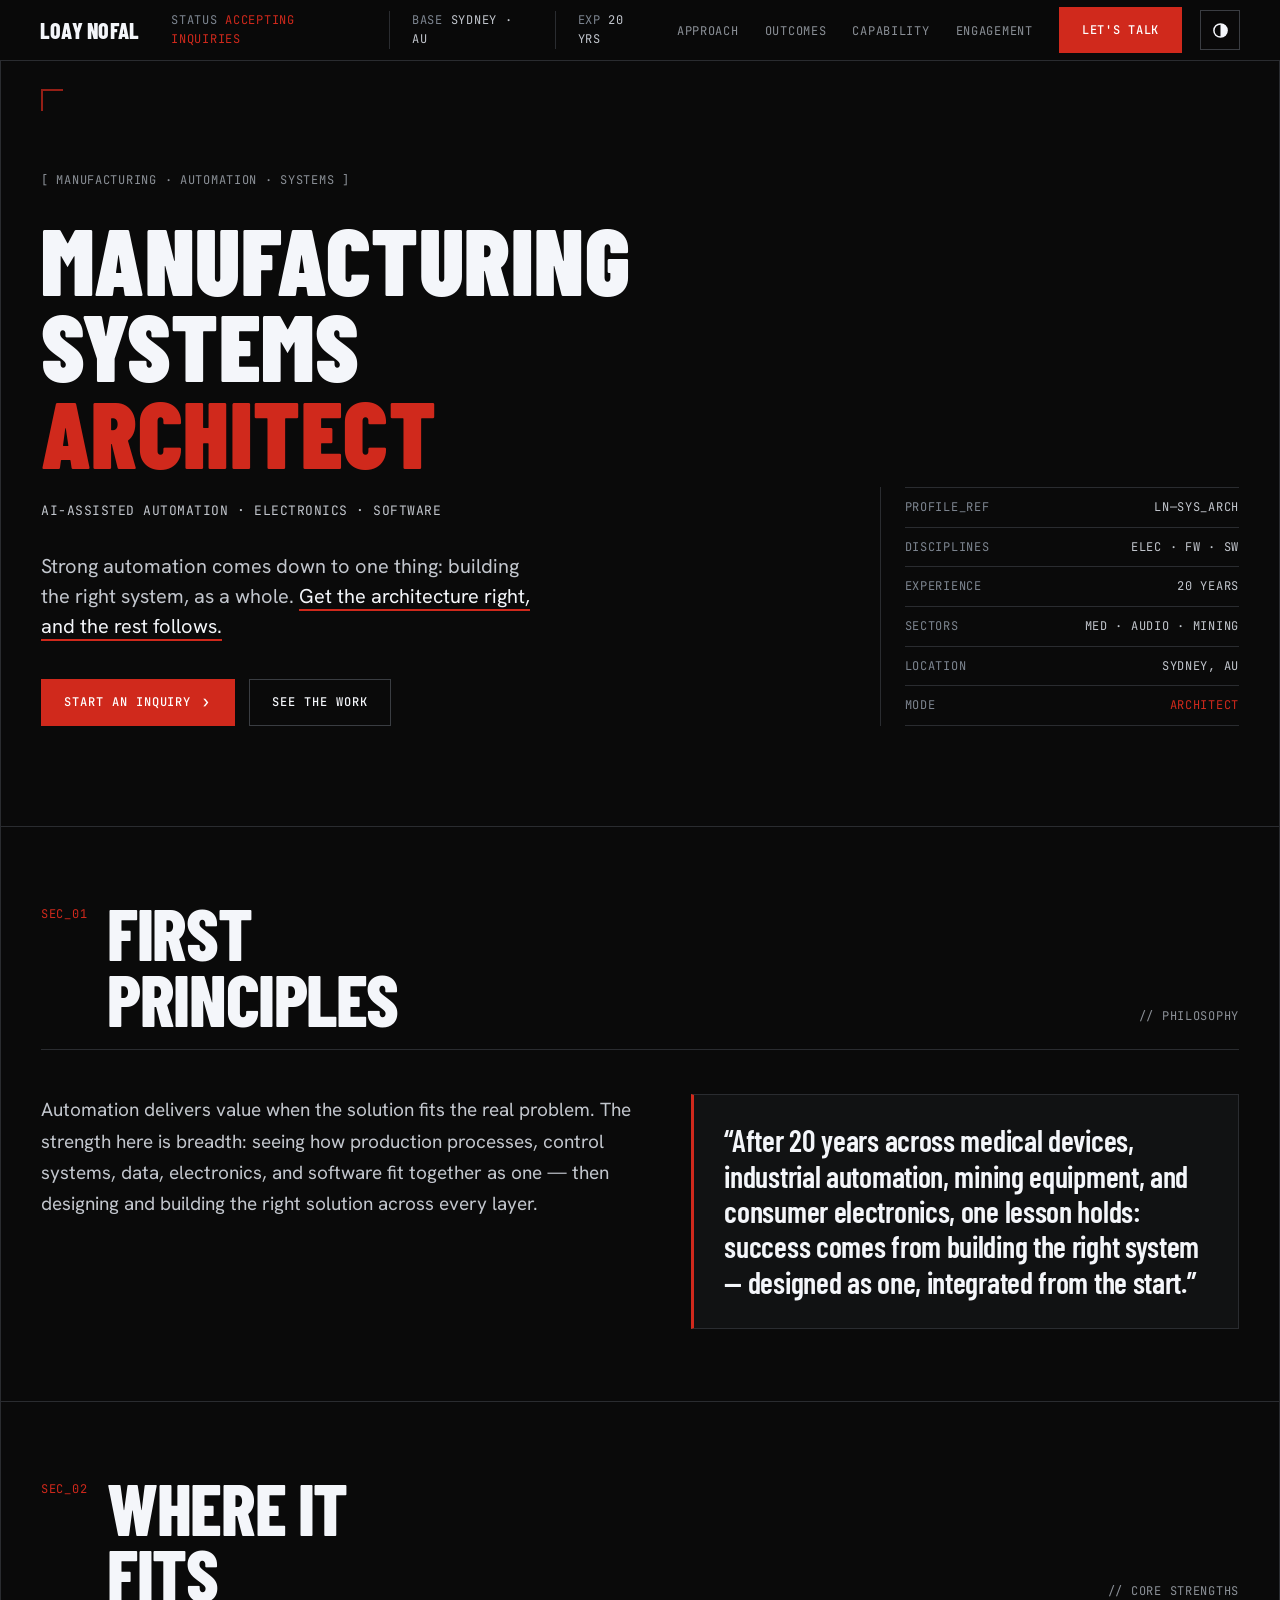
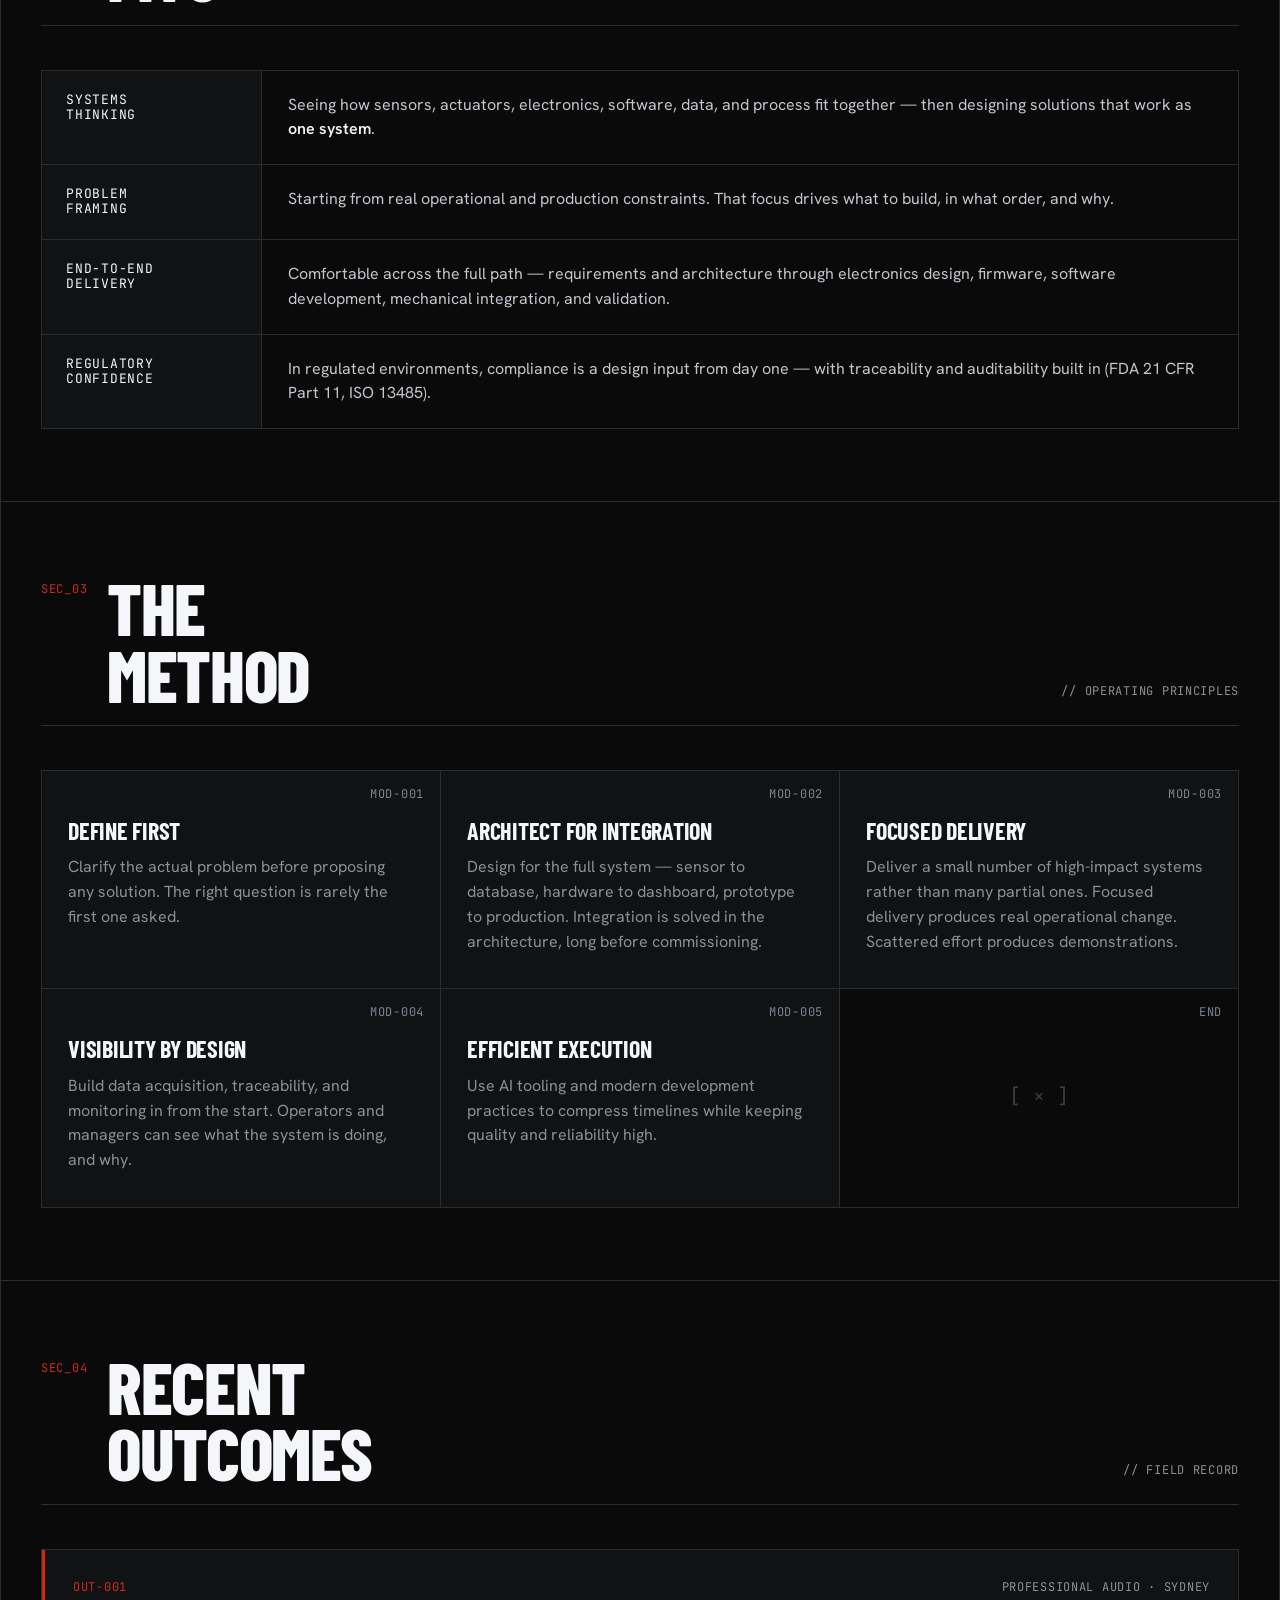
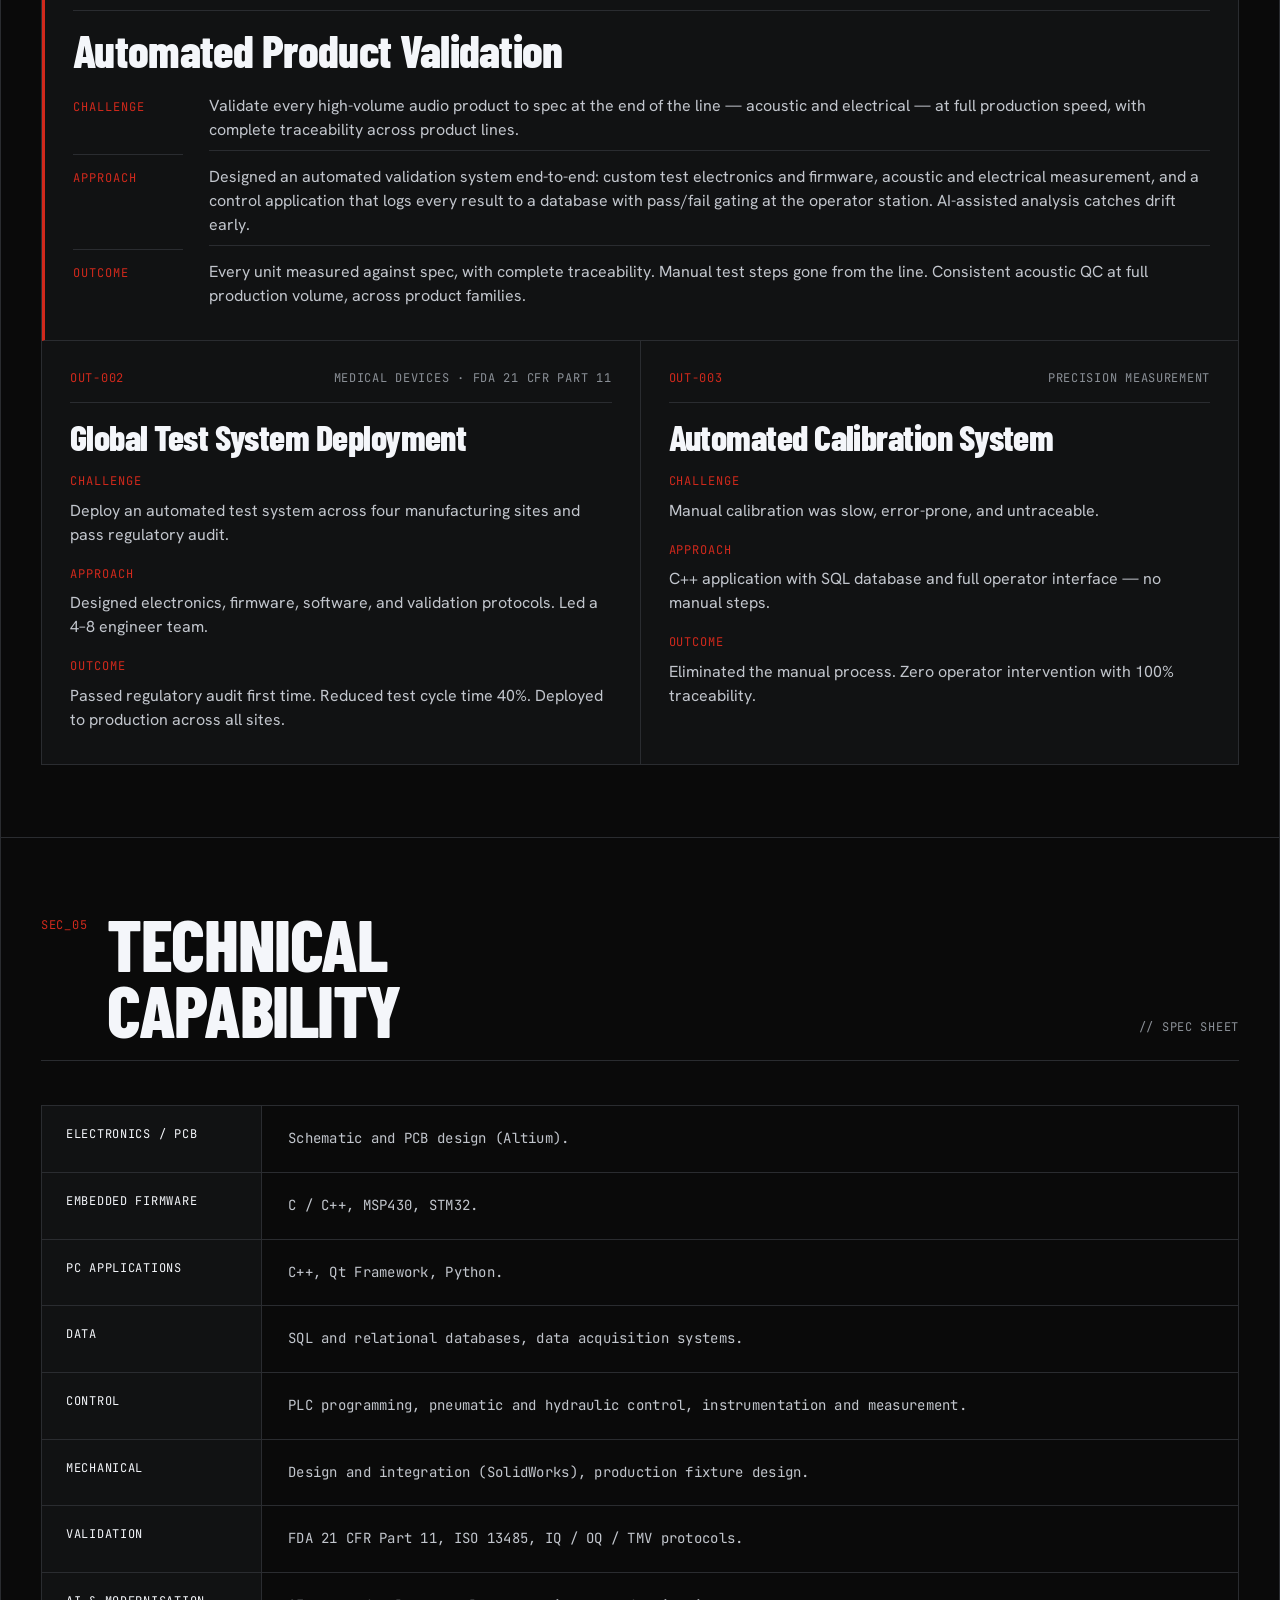
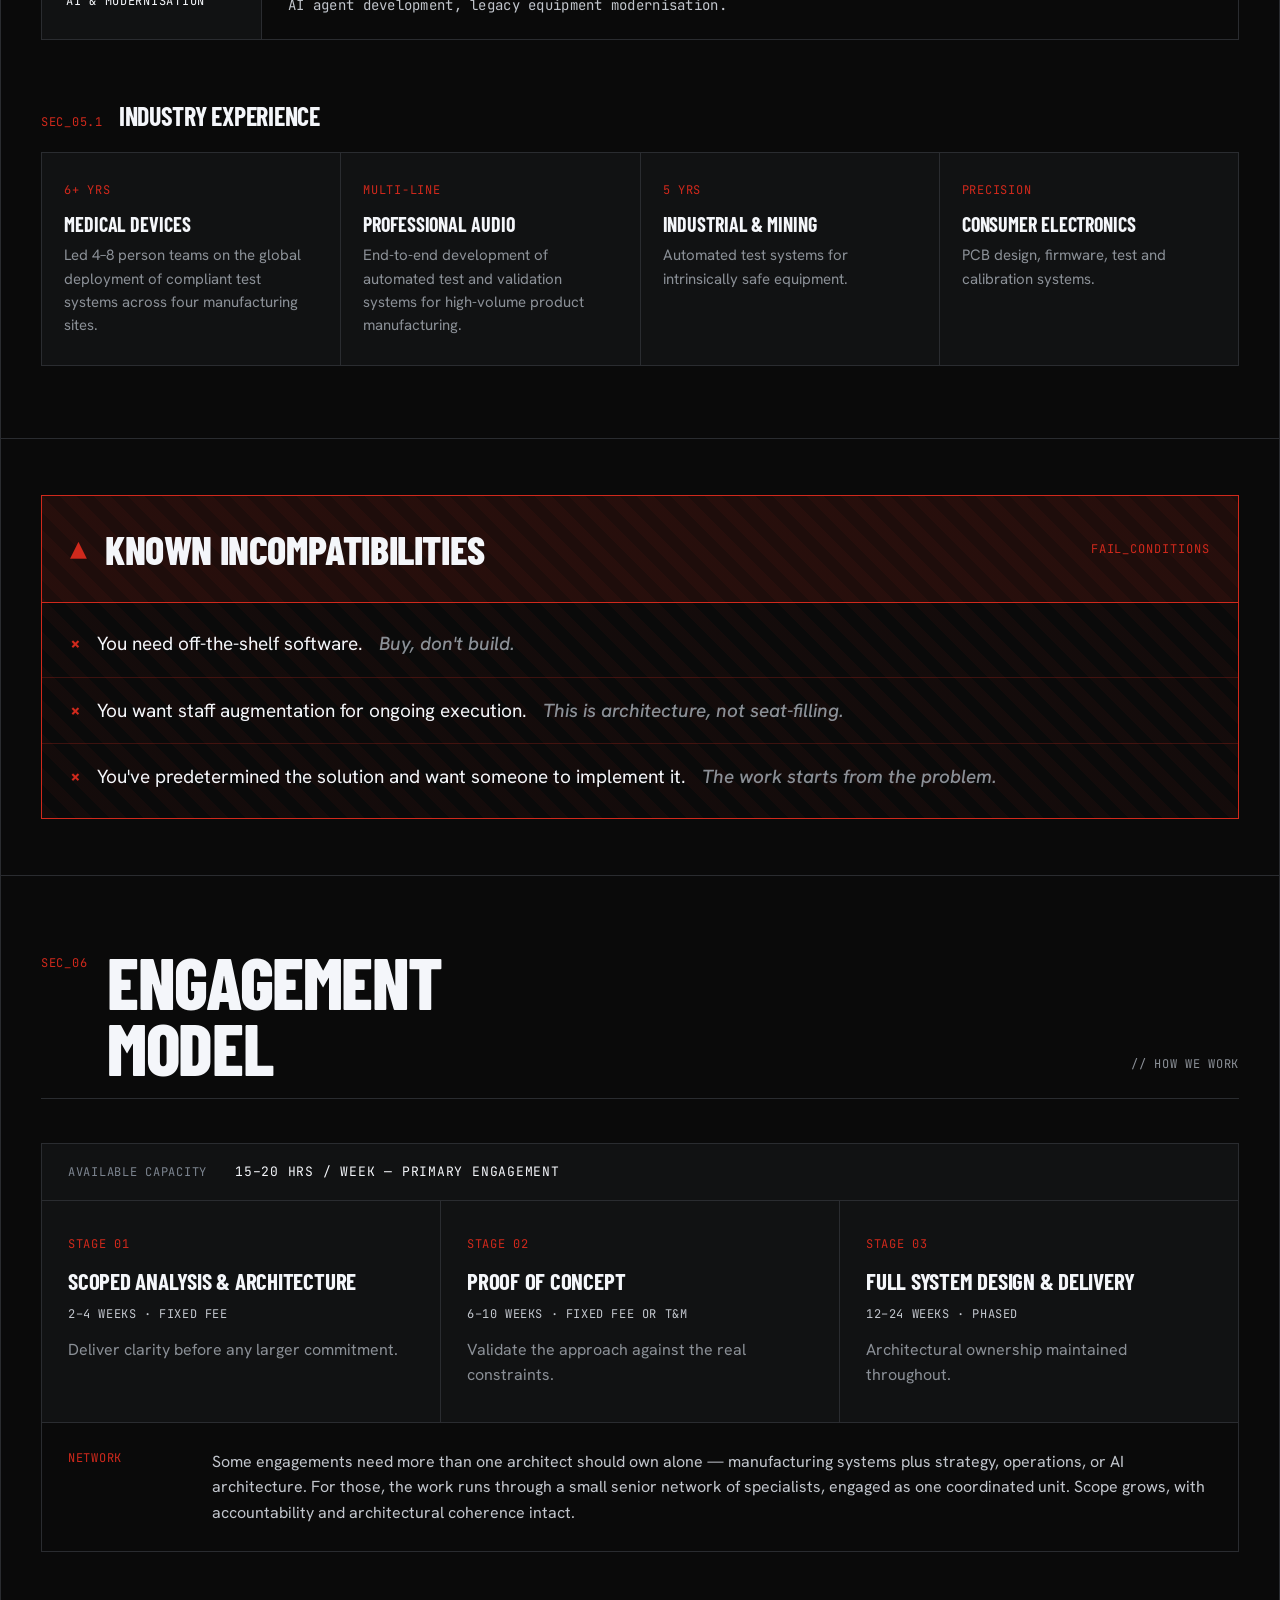
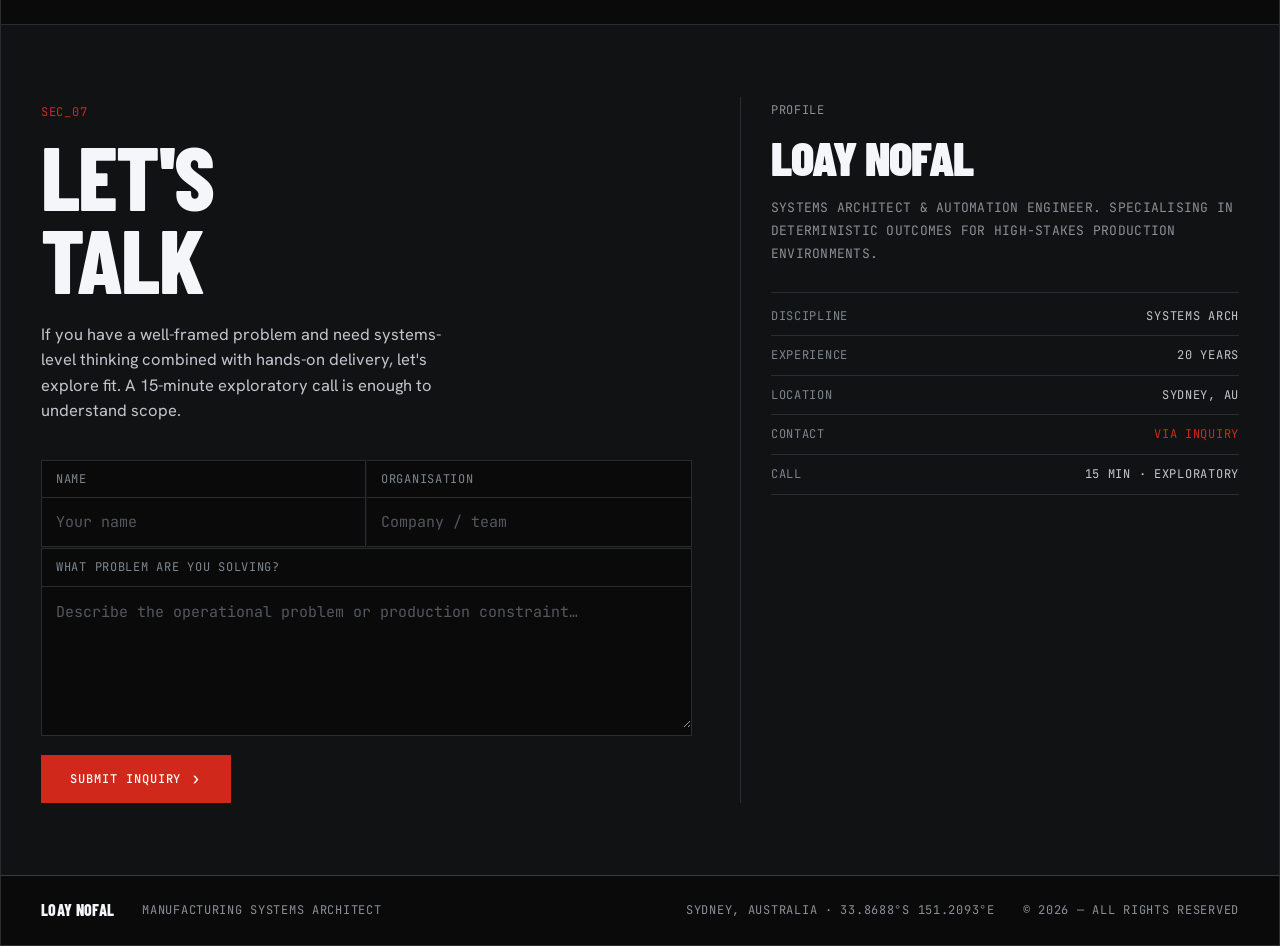
<file: index.html>
<!DOCTYPE html>
<html lang="en">
<head>
  <meta charset="UTF-8" />
  <meta name="viewport" content="width=device-width, initial-scale=1.0" />
  <title>Loay Nofal — Manufacturing Systems Architect</title>
  <meta name="description" content="Manufacturing Systems Architect. AI-assisted automation, electronics, and software. Systems-level thinking with hands-on, end-to-end delivery for high-stakes production environments." />

  <meta name="theme-color" content="#0a0a0a" />
  <link rel="canonical" href="https://sudipc07.github.io/loay/" />

  <!-- Open Graph -->
  <meta property="og:type" content="website" />
  <meta property="og:site_name" content="Loay Nofal" />
  <meta property="og:url" content="https://sudipc07.github.io/loay/" />
  <meta property="og:title" content="Loay Nofal — Manufacturing Systems Architect" />
  <meta property="og:description" content="Systems-level thinking with hands-on, end-to-end delivery. 20 years across medical devices, professional audio, industrial, and consumer electronics — AI-assisted automation, electronics, and software." />
  <meta property="og:image" content="https://sudipc07.github.io/loay/assets/og-image.png" />
  <meta property="og:image:secure_url" content="https://sudipc07.github.io/loay/assets/og-image.png" />
  <meta property="og:image:type" content="image/png" />
  <meta property="og:image:width" content="1200" />
  <meta property="og:image:height" content="630" />
  <meta property="og:image:alt" content="Loay Nofal — Manufacturing Systems Architect" />
  <meta property="og:locale" content="en_AU" />

  <!-- Twitter -->
  <meta name="twitter:card" content="summary_large_image" />
  <meta name="twitter:title" content="Loay Nofal — Manufacturing Systems Architect" />
  <meta name="twitter:description" content="Systems-level thinking with hands-on delivery. Automation that fits the real problem." />
  <meta name="twitter:image" content="https://sudipc07.github.io/loay/assets/og-image.png" />
  <meta name="twitter:image:alt" content="Loay Nofal — Manufacturing Systems Architect" />

  <!-- Fonts -->
  <link rel="preconnect" href="https://fonts.googleapis.com" />
  <link rel="preconnect" href="https://fonts.gstatic.com" crossorigin />
  <link href="https://fonts.googleapis.com/css2?family=Barlow+Condensed:wght@600;700;800;900&family=Hanken+Grotesk:wght@400;500;600;700&family=JetBrains+Mono:wght@400;500;700&display=swap" rel="stylesheet" />

  <!-- Apply saved theme before paint to avoid a flash -->
  <script>
    (function () {
      try {
        var t = localStorage.getItem("theme");
        if (t === "light" || t === "dark") document.documentElement.setAttribute("data-theme", t);
      } catch (e) {}
    })();
  </script>
  <link rel="stylesheet" href="css/main.css" />
  <link rel="icon" href="data:image/svg+xml,&lt;svg xmlns='http://www.w3.org/2000/svg' viewBox='0 0 32 32'&gt;&lt;rect width='32' height='32' fill='%230a0a0a'/&gt;&lt;rect x='6' y='6' width='20' height='20' fill='none' stroke='%23d0291c' stroke-width='2'/&gt;&lt;rect x='13' y='13' width='6' height='6' fill='%23d0291c'/&gt;&lt;/svg&gt;" />
</head>
<body>
  <a class="skip-link" href="#main">Skip to content</a>

  <!-- ================= HEADER ================= -->
  <header class="site-header" id="top">
    <div class="header-inner">
      <a href="#top" class="wordmark">LOAY&nbsp;NOFAL</a>
      <div class="header-telemetry" aria-hidden="true">
        <span class="tlm"><span class="tlm-key">STATUS</span> <span class="tlm-val red">ACCEPTING INQUIRIES</span></span>
        <span class="tlm sep"><span class="tlm-key">BASE</span> <span class="tlm-val">SYDNEY · AU</span></span>
        <span class="tlm sep"><span class="tlm-key">EXP</span> <span class="tlm-val">20 YRS</span></span>
      </div>
      <nav class="header-nav" aria-label="Primary">
        <button class="nav-toggle" aria-expanded="false" aria-controls="nav-links" aria-label="Toggle navigation">
          <span></span><span></span><span></span>
        </button>
        <ul class="nav-links" id="nav-links">
          <li><a href="#approach">APPROACH</a></li>
          <li><a href="#outcomes">OUTCOMES</a></li>
          <li><a href="#capability">CAPABILITY</a></li>
          <li><a href="#engagement">ENGAGEMENT</a></li>
          <li><a class="btn btn-primary nav-cta" href="#contact">LET'S TALK</a></li>
        </ul>
        <button class="theme-toggle" id="theme-toggle" type="button" aria-label="Switch color theme" aria-pressed="false" title="Switch color theme">
          <svg viewBox="0 0 18 18" width="17" height="17" aria-hidden="true">
            <circle cx="9" cy="9" r="7" fill="none" stroke="currentColor" stroke-width="1.6" />
            <path d="M9 2 A7 7 0 0 1 9 16 Z" fill="currentColor" />
          </svg>
        </button>
      </nav>
    </div>
  </header>

  <main id="main">

    <!-- ================= HERO ================= -->
    <section class="hero" aria-labelledby="hero-title">
      <div class="hero-grid">
        <div class="hero-main">
          <p class="eyebrow">[ MANUFACTURING&nbsp;·&nbsp;AUTOMATION&nbsp;·&nbsp;SYSTEMS ]</p>
          <h1 id="hero-title" class="display">
            MANUFACTURING<br />SYSTEMS<br /><span class="red">ARCHITECT</span>
          </h1>
          <p class="hero-sub">AI-Assisted Automation · Electronics · Software</p>
          <p class="hero-hook">
            Strong automation comes down to one thing: building the right system,
            as a whole. <span class="hl">Get the architecture right, and the rest follows.</span>
          </p>
          <div class="hero-cta">
            <a class="btn btn-primary" href="#contact">START AN INQUIRY <span class="arr">&rsaquo;</span></a>
            <a class="btn btn-ghost" href="#outcomes">SEE THE WORK</a>
          </div>
        </div>

        <aside class="hero-side" aria-label="Profile reference">
          <div class="spec-line"><span class="spec-k">PROFILE_REF</span><span class="spec-v">LN—SYS_ARCH</span></div>
          <div class="spec-line"><span class="spec-k">DISCIPLINES</span><span class="spec-v">ELEC · FW · SW</span></div>
          <div class="spec-line"><span class="spec-k">EXPERIENCE</span><span class="spec-v">20 YEARS</span></div>
          <div class="spec-line"><span class="spec-k">SECTORS</span><span class="spec-v">MED · AUDIO · MINING</span></div>
          <div class="spec-line"><span class="spec-k">LOCATION</span><span class="spec-v">SYDNEY, AU</span></div>
          <div class="spec-line"><span class="spec-k">MODE</span><span class="spec-v red">ARCHITECT</span></div>
        </aside>
      </div>
    </section>

    <!-- ================= APPROACH / FIRST PRINCIPLES ================= -->
    <section class="section" id="approach" aria-labelledby="approach-title">
      <div class="section-head">
        <span class="sec-index">SEC_01</span>
        <h2 class="section-title" id="approach-title">FIRST<br />PRINCIPLES</h2>
        <span class="sec-tag">// PHILOSOPHY</span>
      </div>
      <div class="approach-body">
        <p class="lead">
          Automation delivers value when the solution fits the real problem. The
          strength here is breadth: seeing how production processes, control
          systems, data, electronics, and software fit together as one — then
          designing and building the right solution across every layer.
        </p>
        <blockquote class="pullquote">
          “After 20 years across medical devices, industrial automation, mining
          equipment, and consumer electronics, one lesson holds: success comes
          from building the right system — designed as one, integrated from the
          start.”
        </blockquote>
      </div>
    </section>

    <!-- ================= WHERE IT FITS ================= -->
    <section class="section" id="fit" aria-labelledby="fit-title">
      <div class="section-head">
        <span class="sec-index">SEC_02</span>
        <h2 class="section-title" id="fit-title">WHERE IT<br />FITS</h2>
        <span class="sec-tag">// CORE STRENGTHS</span>
      </div>
      <div class="spec-sheet">
        <div class="spec-row">
          <div class="spec-row-k">SYSTEMS<br />THINKING</div>
          <div class="spec-row-v">Seeing how sensors, actuators, electronics, software, data, and process fit together — then designing solutions that work as <em>one system</em>.</div>
        </div>
        <div class="spec-row">
          <div class="spec-row-k">PROBLEM<br />FRAMING</div>
          <div class="spec-row-v">Starting from real operational and production constraints. That focus drives what to build, in what order, and why.</div>
        </div>
        <div class="spec-row">
          <div class="spec-row-k">END-TO-END<br />DELIVERY</div>
          <div class="spec-row-v">Comfortable across the full path — requirements and architecture through electronics design, firmware, software development, mechanical integration, and validation.</div>
        </div>
        <div class="spec-row">
          <div class="spec-row-k">REGULATORY<br />CONFIDENCE</div>
          <div class="spec-row-v">In regulated environments, compliance is a design input from day one — with traceability and auditability built in (FDA 21 CFR Part 11, ISO 13485).</div>
        </div>
      </div>
    </section>

    <!-- ================= THE METHOD ================= -->
    <section class="section" id="contribute" aria-labelledby="contribute-title">
      <div class="section-head">
        <span class="sec-index">SEC_03</span>
        <h2 class="section-title" id="contribute-title">THE<br />METHOD</h2>
        <span class="sec-tag">// OPERATING PRINCIPLES</span>
      </div>
      <div class="module-grid">
        <article class="module" tabindex="0">
          <span class="module-id">MOD-001</span>
          <h3 class="module-title">DEFINE FIRST</h3>
          <p>Clarify the actual problem before proposing any solution. The right question is rarely the first one asked.</p>
        </article>
        <article class="module" tabindex="0">
          <span class="module-id">MOD-002</span>
          <h3 class="module-title">ARCHITECT FOR INTEGRATION</h3>
          <p>Design for the full system — sensor to database, hardware to dashboard, prototype to production. Integration is solved in the architecture, long before commissioning.</p>
        </article>
        <article class="module" tabindex="0">
          <span class="module-id">MOD-003</span>
          <h3 class="module-title">FOCUSED DELIVERY</h3>
          <p>Deliver a small number of high-impact systems rather than many partial ones. Focused delivery produces real operational change. Scattered effort produces demonstrations.</p>
        </article>
        <article class="module" tabindex="0">
          <span class="module-id">MOD-004</span>
          <h3 class="module-title">VISIBILITY BY DESIGN</h3>
          <p>Build data acquisition, traceability, and monitoring in from the start. Operators and managers can see what the system is doing, and why.</p>
        </article>
        <article class="module" tabindex="0">
          <span class="module-id">MOD-005</span>
          <h3 class="module-title">EFFICIENT EXECUTION</h3>
          <p>Use AI tooling and modern development practices to compress timelines while keeping quality and reliability high.</p>
        </article>
        <div class="module module-ghost" aria-hidden="true">
          <span class="module-id">END</span>
          <div class="ghost-mark">[ × ]</div>
        </div>
      </div>
    </section>

    <!-- ================= RECENT OUTCOMES ================= -->
    <section class="section" id="outcomes" aria-labelledby="outcomes-title">
      <div class="section-head">
        <span class="sec-index">SEC_04</span>
        <h2 class="section-title" id="outcomes-title">RECENT<br />OUTCOMES</h2>
        <span class="sec-tag">// FIELD RECORD</span>
      </div>
      <div class="outcomes">
        <article class="outcome featured" tabindex="0">
          <header class="outcome-head">
            <span class="outcome-id">OUT-001</span>
            <span class="outcome-sector">PROFESSIONAL AUDIO · SYDNEY</span>
          </header>
          <h3 class="outcome-title">Automated Product Validation</h3>
          <dl class="outcome-cap">
            <dt>CHALLENGE</dt>
            <dd>Validate every high-volume audio product to spec at the end of the line — acoustic and electrical — at full production speed, with complete traceability across product lines.</dd>
            <dt>APPROACH</dt>
            <dd>Designed an automated validation system end-to-end: custom test electronics and firmware, acoustic and electrical measurement, and a control application that logs every result to a database with pass/fail gating at the operator station. AI-assisted analysis catches drift early.</dd>
            <dt>OUTCOME</dt>
            <dd>Every unit measured against spec, with complete traceability. Manual test steps gone from the line. Consistent acoustic QC at full production volume, across product families.</dd>
          </dl>
        </article>

        <article class="outcome" tabindex="0">
          <header class="outcome-head">
            <span class="outcome-id">OUT-002</span>
            <span class="outcome-sector">MEDICAL DEVICES · FDA 21 CFR PART 11</span>
          </header>
          <h3 class="outcome-title">Global Test System Deployment</h3>
          <dl class="outcome-cap">
            <dt>CHALLENGE</dt>
            <dd>Deploy an automated test system across four manufacturing sites and pass regulatory audit.</dd>
            <dt>APPROACH</dt>
            <dd>Designed electronics, firmware, software, and validation protocols. Led a 4–8 engineer team.</dd>
            <dt>OUTCOME</dt>
            <dd>Passed regulatory audit first time. Reduced test cycle time 40%. Deployed to production across all sites.</dd>
          </dl>
        </article>

        <article class="outcome" tabindex="0">
          <header class="outcome-head">
            <span class="outcome-id">OUT-003</span>
            <span class="outcome-sector">PRECISION MEASUREMENT</span>
          </header>
          <h3 class="outcome-title">Automated Calibration System</h3>
          <dl class="outcome-cap">
            <dt>CHALLENGE</dt>
            <dd>Manual calibration was slow, error-prone, and untraceable.</dd>
            <dt>APPROACH</dt>
            <dd>C++ application with SQL database and full operator interface — no manual steps.</dd>
            <dt>OUTCOME</dt>
            <dd>Eliminated the manual process. Zero operator intervention with 100% traceability.</dd>
          </dl>
        </article>
      </div>
    </section>

    <!-- ================= TECHNICAL CAPABILITY ================= -->
    <section class="section" id="capability" aria-labelledby="capability-title">
      <div class="section-head">
        <span class="sec-index">SEC_05</span>
        <h2 class="section-title" id="capability-title">TECHNICAL<br />CAPABILITY</h2>
        <span class="sec-tag">// SPEC SHEET</span>
      </div>
      <div class="spec-sheet capability">
        <div class="spec-row"><div class="spec-row-k">ELECTRONICS / PCB</div><div class="spec-row-v">Schematic and PCB design (Altium).</div></div>
        <div class="spec-row"><div class="spec-row-k">EMBEDDED FIRMWARE</div><div class="spec-row-v">C / C++, MSP430, STM32.</div></div>
        <div class="spec-row"><div class="spec-row-k">PC APPLICATIONS</div><div class="spec-row-v">C++, Qt Framework, Python.</div></div>
        <div class="spec-row"><div class="spec-row-k">DATA</div><div class="spec-row-v">SQL and relational databases, data acquisition systems.</div></div>
        <div class="spec-row"><div class="spec-row-k">CONTROL</div><div class="spec-row-v">PLC programming, pneumatic and hydraulic control, instrumentation and measurement.</div></div>
        <div class="spec-row"><div class="spec-row-k">MECHANICAL</div><div class="spec-row-v">Design and integration (SolidWorks), production fixture design.</div></div>
        <div class="spec-row"><div class="spec-row-k">VALIDATION</div><div class="spec-row-v">FDA 21 CFR Part 11, ISO 13485, IQ / OQ / TMV protocols.</div></div>
        <div class="spec-row"><div class="spec-row-k">AI &amp; MODERNISATION</div><div class="spec-row-v">AI agent development, legacy equipment modernisation.</div></div>
      </div>

      <!-- Industry experience -->
      <div class="industry">
        <div class="industry-head"><span class="sec-index">SEC_05.1</span><h3 class="industry-title">INDUSTRY EXPERIENCE</h3></div>
        <div class="industry-grid">
          <div class="industry-cell">
            <span class="ind-yrs">6+ YRS</span>
            <h4>MEDICAL DEVICES</h4>
            <p>Led 4–8 person teams on the global deployment of compliant test systems across four manufacturing sites.</p>
          </div>
          <div class="industry-cell">
            <span class="ind-yrs">MULTI-LINE</span>
            <h4>PROFESSIONAL AUDIO</h4>
            <p>End-to-end development of automated test and validation systems for high-volume product manufacturing.</p>
          </div>
          <div class="industry-cell">
            <span class="ind-yrs">5 YRS</span>
            <h4>INDUSTRIAL &amp; MINING</h4>
            <p>Automated test systems for intrinsically safe equipment.</p>
          </div>
          <div class="industry-cell">
            <span class="ind-yrs">PRECISION</span>
            <h4>CONSUMER ELECTRONICS</h4>
            <p>PCB design, firmware, test and calibration systems.</p>
          </div>
        </div>
      </div>
    </section>

    <!-- ================= WHEN NOT TO ENGAGE ================= -->
    <section class="section" id="not-fit" aria-labelledby="notfit-title">
      <div class="warn-panel">
        <div class="warn-head">
          <span class="warn-tri" aria-hidden="true">&#9650;</span>
          <h2 class="warn-title" id="notfit-title">KNOWN INCOMPATIBILITIES</h2>
          <span class="warn-code">FAIL_CONDITIONS</span>
        </div>
        <ol class="warn-list">
          <li><span class="warn-x" aria-hidden="true">×</span> You need off-the-shelf software. <em>Buy, don't build.</em></li>
          <li><span class="warn-x" aria-hidden="true">×</span> You want staff augmentation for ongoing execution. <em>This is architecture, not seat-filling.</em></li>
          <li><span class="warn-x" aria-hidden="true">×</span> You've predetermined the solution and want someone to implement it. <em>The work starts from the problem.</em></li>
        </ol>
      </div>
    </section>

    <!-- ================= ENGAGEMENT MODEL ================= -->
    <section class="section" id="engagement" aria-labelledby="engagement-title">
      <div class="section-head">
        <span class="sec-index">SEC_06</span>
        <h2 class="section-title" id="engagement-title">ENGAGEMENT<br />MODEL</h2>
        <span class="sec-tag">// HOW WE WORK</span>
      </div>

      <div class="capacity-bar">
        <span class="cap-k">AVAILABLE CAPACITY</span>
        <span class="cap-v">15–20 HRS / WEEK — PRIMARY ENGAGEMENT</span>
      </div>

      <div class="engage-grid">
        <article class="engage-card" tabindex="0">
          <span class="engage-stage">STAGE 01</span>
          <h3>SCOPED ANALYSIS &amp; ARCHITECTURE</h3>
          <p class="engage-term">2–4 WEEKS · FIXED FEE</p>
          <p>Deliver clarity before any larger commitment.</p>
        </article>
        <article class="engage-card" tabindex="0">
          <span class="engage-stage">STAGE 02</span>
          <h3>PROOF OF CONCEPT</h3>
          <p class="engage-term">6–10 WEEKS · FIXED FEE OR T&amp;M</p>
          <p>Validate the approach against the real constraints.</p>
        </article>
        <article class="engage-card" tabindex="0">
          <span class="engage-stage">STAGE 03</span>
          <h3>FULL SYSTEM DESIGN &amp; DELIVERY</h3>
          <p class="engage-term">12–24 WEEKS · PHASED</p>
          <p>Architectural ownership maintained throughout.</p>
        </article>
      </div>

      <div class="network-note">
        <span class="net-label">NETWORK</span>
        <p>
          Some engagements need more than one architect should own alone —
          manufacturing systems plus strategy, operations, or AI architecture. For
          those, the work runs through a small senior network of specialists,
          engaged as one coordinated unit. Scope grows, with accountability and
          architectural coherence intact.
        </p>
      </div>
    </section>

    <!-- ================= CONTACT ================= -->
    <section class="section contact" id="contact" aria-labelledby="contact-title">
      <div class="contact-grid">
        <div class="contact-form-wrap">
          <span class="sec-index">SEC_07</span>
          <h2 class="section-title" id="contact-title">LET'S<br />TALK</h2>
          <p class="contact-intro">
            If you have a well-framed problem and need systems-level thinking
            combined with hands-on delivery, let's explore fit. A 15-minute
            exploratory call is enough to understand scope.
          </p>

          <!-- Formspree-ready: replace action with your endpoint, e.g.
               action="https://formspree.io/f/yourFormID" method="POST" -->
          <form class="inquiry-form" id="inquiry-form" action="" method="POST" novalidate>
            <div class="field-row">
              <div class="field">
                <label for="f-name">NAME</label>
                <input type="text" id="f-name" name="name" autocomplete="name" placeholder="Your name" required />
              </div>
              <div class="field">
                <label for="f-company">ORGANISATION</label>
                <input type="text" id="f-company" name="company" autocomplete="organization" placeholder="Company / team" />
              </div>
            </div>
            <div class="field">
              <label for="f-problem">WHAT PROBLEM ARE YOU SOLVING?</label>
              <textarea id="f-problem" name="problem" rows="5" placeholder="Describe the operational problem or production constraint…" required></textarea>
            </div>
            <div class="form-foot">
              <button type="submit" class="btn btn-primary btn-submit">
                SUBMIT INQUIRY <span class="arr">&rsaquo;</span>
              </button>
              <p class="form-note" id="form-note" role="status" aria-live="polite"></p>
            </div>
          </form>
        </div>

        <aside class="contact-side" aria-label="Profile">
          <span class="side-tag">PROFILE</span>
          <p class="side-name">LOAY NOFAL</p>
          <p class="side-role">SYSTEMS ARCHITECT &amp; AUTOMATION ENGINEER. SPECIALISING IN DETERMINISTIC OUTCOMES FOR HIGH-STAKES PRODUCTION ENVIRONMENTS.</p>
          <div class="side-divider"></div>
          <div class="spec-line"><span class="spec-k">DISCIPLINE</span><span class="spec-v">SYSTEMS ARCH</span></div>
          <div class="spec-line"><span class="spec-k">EXPERIENCE</span><span class="spec-v">20 YEARS</span></div>
          <div class="spec-line"><span class="spec-k">LOCATION</span><span class="spec-v">SYDNEY, AU</span></div>
          <div class="spec-line"><span class="spec-k">CONTACT</span><span class="spec-v red">VIA INQUIRY</span></div>
          <div class="spec-line"><span class="spec-k">CALL</span><span class="spec-v">15 MIN · EXPLORATORY</span></div>
        </aside>
      </div>
    </section>

  </main>

  <!-- ================= FOOTER ================= -->
  <footer class="site-footer">
    <div class="footer-inner">
      <span class="foot-mark">LOAY NOFAL</span>
      <span class="foot-meta">MANUFACTURING SYSTEMS ARCHITECT</span>
      <span class="foot-meta">SYDNEY, AUSTRALIA · 33.8688°S 151.2093°E</span>
      <span class="foot-meta">© <span id="year">2026</span> — ALL RIGHTS RESERVED</span>
    </div>
  </footer>

  <script src="js/main.js" defer></script>
</body>
</html>
</file>
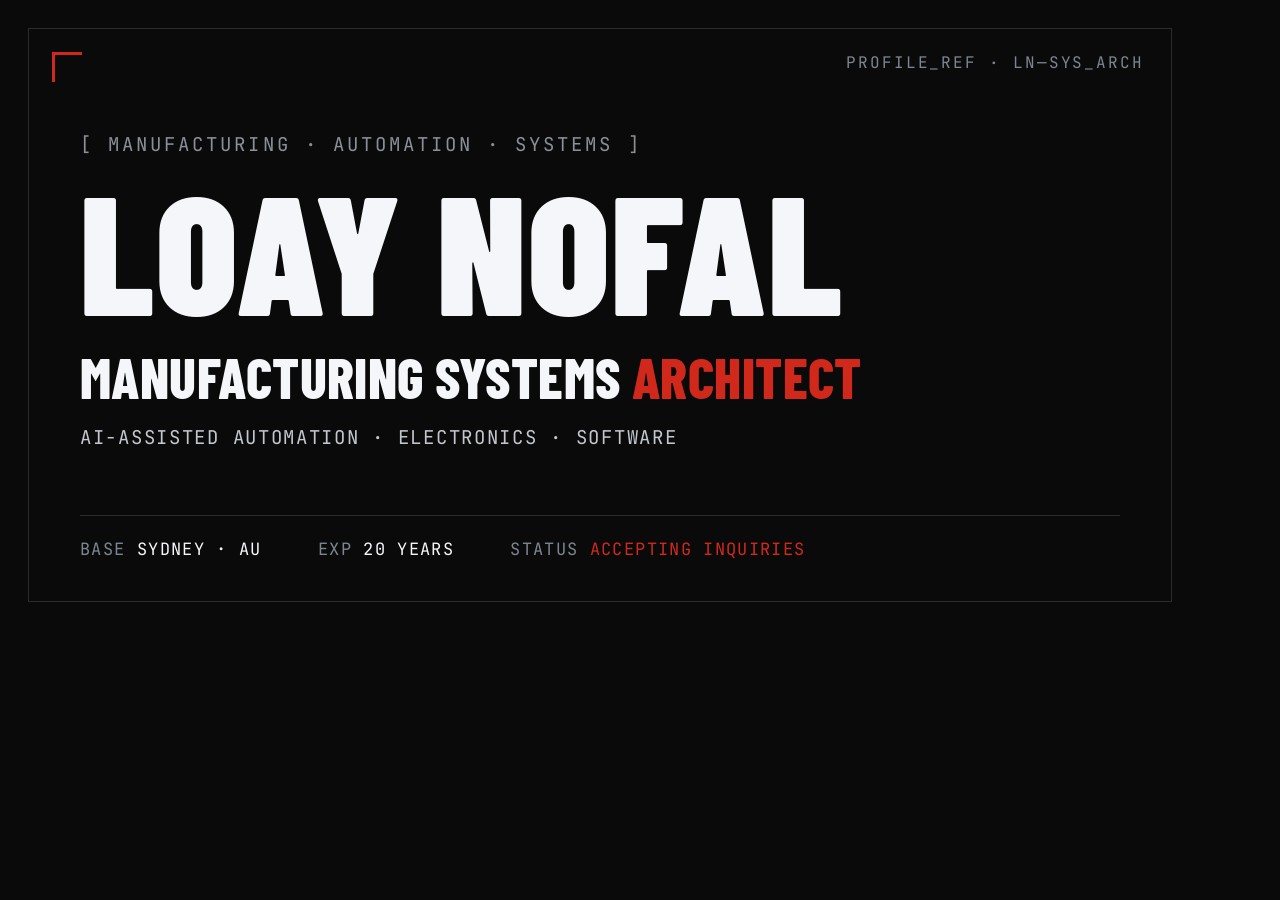
<file: assets/og-image.html>
<!DOCTYPE html>
<html lang="en">
<head>
  <meta charset="UTF-8" />
  <!-- Source for assets/og-image.png. Rendered at 1200x630 via headless Chrome. -->
  <link rel="preconnect" href="https://fonts.googleapis.com" />
  <link rel="preconnect" href="https://fonts.gstatic.com" crossorigin />
  <link href="https://fonts.googleapis.com/css2?family=Barlow+Condensed:wght@700;800;900&family=JetBrains+Mono:wght@500;700&display=swap" rel="stylesheet" />
  <style>
    * { margin: 0; padding: 0; box-sizing: border-box; }
    html, body { width: 1200px; height: 630px; }
    body {
      background: #0a0a0a;
      color: #f4f6fa;
      overflow: hidden;
      position: relative;
      font-family: "JetBrains Mono", monospace;
    }
    /* chassis frame */
    .frame { position: absolute; inset: 28px; border: 1px solid #2a2c30; }
    /* schematic crosshair, top-left, like the hero */
    .crosshair {
      position: absolute; top: 52px; left: 52px;
      width: 30px; height: 30px;
      border-left: 3px solid #d0291c;
      border-top: 3px solid #d0291c;
    }
    .tag {
      position: absolute; top: 52px; right: 56px;
      font-size: 16px; letter-spacing: 0.12em; color: #7d8590;
      text-transform: uppercase;
    }
    .content { position: absolute; left: 80px; right: 80px; top: 132px; }
    .eyebrow {
      font-size: 19px; letter-spacing: 0.16em; color: #8b9097;
      text-transform: uppercase;
    }
    .name {
      font-family: "Barlow Condensed", sans-serif; font-weight: 900;
      font-size: 168px; line-height: 0.82; letter-spacing: 0.01em;
      text-transform: uppercase; margin-top: 24px;
    }
    .role {
      font-family: "Barlow Condensed", sans-serif; font-weight: 800;
      font-size: 56px; line-height: 1; letter-spacing: 0.008em;
      text-transform: uppercase; margin-top: 30px;
    }
    .role .r { color: #d0291c; }
    .sub {
      font-size: 19px; letter-spacing: 0.09em; color: #c2c6cd;
      text-transform: uppercase; margin-top: 20px;
    }
    /* bottom spec strip */
    .strip {
      position: absolute; left: 80px; right: 80px; bottom: 70px;
      border-top: 1px solid #2a2c30; padding-top: 22px;
      display: flex; gap: 56px;
      font-size: 17px; letter-spacing: 0.08em; text-transform: uppercase;
    }
    .strip .k { color: #7d8590; }
    .strip .v { color: #f4f6fa; }
    .strip .red { color: #d0291c; }
  </style>
</head>
<body>
  <div class="frame"></div>
  <div class="crosshair"></div>
  <div class="tag">PROFILE_REF · LN—SYS_ARCH</div>

  <div class="content">
    <div class="eyebrow">[ MANUFACTURING · AUTOMATION · SYSTEMS ]</div>
    <div class="name">LOAY NOFAL</div>
    <div class="role">MANUFACTURING SYSTEMS <span class="r">ARCHITECT</span></div>
    <div class="sub">AI-Assisted Automation · Electronics · Software</div>
  </div>

  <div class="strip">
    <span><span class="k">BASE</span> <span class="v">SYDNEY · AU</span></span>
    <span><span class="k">EXP</span> <span class="v">20 YEARS</span></span>
    <span><span class="k">STATUS</span> <span class="red">ACCEPTING INQUIRIES</span></span>
  </div>
</body>
</html>
</file>
<file: css/main.css>
/* ============================================================
   LOAY NOFAL — Manufacturing Systems Architect
   Modern Industrial High-Contrast · Dark · Brutalist grid
   ============================================================ */

/* ---------- Tokens ---------- */
:root {
  /* Surfaces (dark adaptation of the Stitch system) */
  --bg:            #0a0a0a;
  --panel:         #111213;
  --panel-2:       #17181a;
  --panel-3:       #1d1f22;

  /* Structural lines (steel) */
  --border:        #2a2c30;
  --border-bright: #3a3d42;

  /* Signal */
  --red:           #d0291c;
  --red-deep:      #ac0604;
  --red-bright:    #ff5343;

  /* Type */
  --text:          #f4f6fa;
  --text-mid:      #c2c6cd;
  --text-dim:      #8b9097;
  --label:         #7d8590;

  /* Chrome / themeable */
  --header-bg:     rgba(10, 10, 10, 0.86);
  --placeholder:   #54585e;
  --accent-rgb:    208, 41, 28;

  /* Fonts */
  --f-display: "Barlow Condensed", "Arial Narrow", sans-serif;
  --f-body:    "Hanken Grotesk", system-ui, -apple-system, sans-serif;
  --f-mono:    "JetBrains Mono", ui-monospace, "SF Mono", Menlo, monospace;

  /* Rhythm */
  --edge: 40px;
  --section-gap: 0px; /* sections divided by borders, not gaps */
  --maxw: 1320px;
}

/* ---------- Light theme (toggle) ---------- */
:root[data-theme="light"] {
  --bg:            #e7e9ec;
  --panel:         #ffffff;
  --panel-2:       #f4f5f7;
  --panel-3:       #ebedf0;

  --border:        #c7cad0;
  --border-bright: #a9adb5;

  --red:           #c8480a;
  --red-deep:      #a23a08;
  --red-bright:    #e8601a;

  --text:          #16181b;
  --text-mid:      #3c4047;
  --text-dim:      #646973;
  --label:         #5f656e;

  --header-bg:     rgba(231, 233, 236, 0.86);
  --placeholder:   #a2a6ad;
  --accent-rgb:    200, 72, 10;
}

/* ---------- Reset ---------- */
*, *::before, *::after { box-sizing: border-box; }
html { -webkit-text-size-adjust: 100%; scroll-behavior: smooth; }
@media (prefers-reduced-motion: reduce) { html { scroll-behavior: auto; } }

body {
  margin: 0;
  background: var(--bg);
  color: var(--text);
  font-family: var(--f-body);
  font-size: 16px;
  line-height: 1.55;
  -webkit-font-smoothing: antialiased;
  text-rendering: optimizeLegibility;
  overflow-x: hidden;
}

img { max-width: 100%; display: block; }
a { color: inherit; text-decoration: none; }

::selection { background: var(--red); color: #fff; }

/* Visible focus — sharp red ring, matches the system */
:focus-visible {
  outline: 2px solid var(--red);
  outline-offset: 2px;
}

.skip-link {
  position: absolute;
  left: -9999px;
  top: 0;
  background: var(--red);
  color: #fff;
  padding: 10px 16px;
  font-family: var(--f-mono);
  font-size: 12px;
  letter-spacing: 0.08em;
  z-index: 200;
}
.skip-link:focus { left: 8px; top: 8px; }

/* ---------- Shared type ---------- */
.display,
.section-title,
.warn-title { font-family: var(--f-display); }

.red { color: var(--red); }
.hl  { color: var(--text); border-bottom: 2px solid var(--red); }

em { color: var(--text); font-style: normal; font-weight: 600; }

/* Mono labels everywhere */
.eyebrow, .sec-index, .sec-tag, .tlm, .spec-k, .spec-v, .module-id,
.outcome-id, .outcome-sector, .engage-stage, .engage-term, .warn-code,
.net-label, .side-tag, .ind-yrs, .cap-k, .cap-v, .foot-mark, .foot-meta,
.nav-links a, .field label, .form-note, .spec-row-k {
  font-family: var(--f-mono);
  letter-spacing: 0.06em;
  text-transform: uppercase;
}

/* ============================================================
   HEADER
   ============================================================ */
.site-header {
  position: sticky;
  top: 0;
  z-index: 100;
  background: var(--header-bg);
  backdrop-filter: blur(8px);
  border-bottom: 1px solid var(--border);
}
.header-inner {
  max-width: var(--maxw);
  margin: 0 auto;
  display: flex;
  align-items: center;
  gap: 24px;
  height: 60px;
  padding: 0 var(--edge);
}
.wordmark {
  font-family: var(--f-display);
  font-weight: 800;
  font-size: 22px;
  letter-spacing: 0.01em;
  white-space: nowrap;
  flex-shrink: 0;
}
.header-telemetry {
  display: flex;
  align-items: center;
  gap: 22px;
  margin-left: 8px;
  flex: 1;
}
.tlm { font-size: 12px; color: var(--text-dim); }
.tlm-key { color: var(--label); }
.tlm-val { color: var(--text-mid); }
.tlm-val.red { color: var(--red); }
.tlm.sep { padding-left: 22px; border-left: 1px solid var(--border); }

.header-nav { display: flex; align-items: center; gap: 18px; }
.nav-links {
  display: flex;
  align-items: center;
  gap: 26px;
  list-style: none;
  margin: 0;
  padding: 0;
}
.nav-links a {
  font-size: 12px;
  color: var(--text-dim);
  transition: color 0.15s;
}
.nav-links a:hover { color: var(--text); }
.nav-cta { color: #fff !important; }

.nav-toggle {
  display: none;
  width: 40px; height: 40px;
  background: transparent;
  border: 1px solid var(--border-bright);
  cursor: pointer;
  flex-direction: column;
  justify-content: center;
  align-items: center;
  gap: 5px;
  padding: 0;
}
.nav-toggle span {
  display: block;
  width: 18px; height: 2px;
  background: var(--text);
  transition: transform 0.2s, opacity 0.2s;
}
.nav-toggle[aria-expanded="true"] span:nth-child(1) { transform: translateY(7px) rotate(45deg); }
.nav-toggle[aria-expanded="true"] span:nth-child(2) { opacity: 0; }
.nav-toggle[aria-expanded="true"] span:nth-child(3) { transform: translateY(-7px) rotate(-45deg); }

/* Theme toggle */
.theme-toggle {
  display: inline-flex;
  align-items: center;
  justify-content: center;
  width: 40px;
  height: 40px;
  flex-shrink: 0;
  padding: 0;
  background: transparent;
  border: 1px solid var(--border-bright);
  color: var(--text);
  cursor: pointer;
  transition: background 0.12s, color 0.12s, border-color 0.12s;
}
.theme-toggle:hover,
.theme-toggle:focus-visible { background: var(--red); color: #fff; border-color: var(--red); }
.theme-toggle svg { display: block; }

/* ============================================================
   BUTTONS
   ============================================================ */
.btn {
  display: inline-flex;
  align-items: center;
  gap: 10px;
  font-family: var(--f-mono);
  font-size: 12px;
  font-weight: 500;
  letter-spacing: 0.08em;
  text-transform: uppercase;
  padding: 13px 22px;
  border: 1px solid transparent;
  cursor: pointer;
  transition: background 0.12s, color 0.12s, border-color 0.12s;
  white-space: nowrap;
}
.btn .arr { font-size: 16px; line-height: 1; }
.btn-primary {
  background: var(--red);
  color: #fff;
  border-color: var(--red);
}
.btn-primary:hover { background: var(--red-deep); border-color: var(--red-deep); }
.btn-ghost {
  background: transparent;
  color: var(--text);
  border-color: var(--border-bright);
}
.btn-ghost:hover { background: var(--text); color: var(--bg); border-color: var(--text); }

/* ============================================================
   SECTION SCAFFOLD
   ============================================================ */
main { max-width: var(--maxw); margin: 0 auto; border-left: 1px solid var(--border); border-right: 1px solid var(--border); }

.section {
  padding: 72px var(--edge);
  border-top: 1px solid var(--border);
}
.section-head {
  display: grid;
  grid-template-columns: auto 1fr auto;
  align-items: end;
  gap: 20px;
  margin-bottom: 44px;
  padding-bottom: 18px;
  border-bottom: 1px solid var(--border);
}
.sec-index { font-size: 12px; color: var(--red); align-self: start; padding-top: 6px; }
.section-title {
  margin: 0;
  font-weight: 800;
  font-size: clamp(40px, 7vw, 72px);
  line-height: 0.92;
  letter-spacing: -0.02em;
  text-transform: uppercase;
}
.sec-tag { font-size: 12px; color: var(--text-dim); text-align: right; padding-bottom: 6px; }

/* ============================================================
   HERO
   ============================================================ */
.hero {
  padding: clamp(56px, 9vw, 110px) var(--edge) clamp(64px, 9vw, 100px);
  position: relative;
}
.hero::before {
  /* faint schematic crosshair top-left */
  content: "";
  position: absolute;
  top: 28px; left: var(--edge);
  width: 22px; height: 22px;
  border-left: 2px solid var(--red);
  border-top: 2px solid var(--red);
  opacity: 0.7;
}
.hero-grid {
  display: grid;
  grid-template-columns: minmax(0, 7fr) minmax(220px, 3fr);
  gap: 0;
}
.hero-main { padding-right: 40px; }
.eyebrow {
  font-size: 12px;
  color: var(--text-dim);
  margin: 0 0 26px;
}
.display {
  margin: 0;
  font-weight: 900;
  font-size: clamp(46px, 7.5vw, 94px);
  line-height: 0.92;
  letter-spacing: 0.005em;
  text-transform: uppercase;
}
.hero-sub {
  font-family: var(--f-mono);
  font-size: 13px;
  letter-spacing: 0.04em;
  color: var(--text-mid);
  margin: 26px 0 0;
  text-transform: uppercase;
}
.hero-hook {
  max-width: 46ch;
  font-size: clamp(17px, 2vw, 20px);
  line-height: 1.5;
  color: var(--text-mid);
  margin: 30px 0 0;
}
.hero-cta {
  display: flex;
  flex-wrap: wrap;
  gap: 14px;
  margin-top: 38px;
}

.hero-side {
  border-left: 1px solid var(--border);
  padding-left: 24px;
  align-self: end;
}
.spec-line {
  display: flex;
  justify-content: space-between;
  gap: 12px;
  padding: 10px 0;
  border-bottom: 1px solid var(--border);
  font-size: 12px;
}
.spec-line:first-child { border-top: 1px solid var(--border); }
.spec-k { color: var(--label); }
.spec-v { color: var(--text-mid); text-align: right; }
.spec-v.red { color: var(--red); }

/* ============================================================
   APPROACH
   ============================================================ */
.approach-body {
  display: grid;
  grid-template-columns: minmax(0, 1.1fr) minmax(0, 1fr);
  gap: 48px;
  align-items: start;
}
.lead {
  margin: 0;
  font-size: clamp(17px, 1.7vw, 19px);
  line-height: 1.65;
  color: var(--text-mid);
}
.pullquote {
  margin: 0;
  padding: 28px 30px;
  background: var(--panel);
  border: 1px solid var(--border);
  border-left: 3px solid var(--red);
  font-family: var(--f-display);
  font-weight: 600;
  font-size: clamp(22px, 2.6vw, 30px);
  line-height: 1.18;
  letter-spacing: -0.01em;
  color: var(--text);
}

/* ============================================================
   SPEC SHEET (Where I fit + Capability)
   ============================================================ */
.spec-sheet { border: 1px solid var(--border); border-bottom: none; }
.spec-row {
  display: grid;
  grid-template-columns: 220px 1fr;
  border-bottom: 1px solid var(--border);
}
.spec-row-k {
  font-size: 13px;
  color: var(--text);
  padding: 22px 24px;
  border-right: 1px solid var(--border);
  background: var(--panel);
  line-height: 1.15;
  align-self: stretch;
}
.spec-row-v {
  padding: 22px 26px;
  color: var(--text-mid);
  font-size: 16px;
}
.spec-row:hover .spec-row-k { background: var(--red); color: #fff; }

.capability .spec-row-k { font-size: 12px; }
.capability .spec-row-v { font-family: var(--f-mono); font-size: 14px; letter-spacing: 0.02em; color: var(--text-mid); text-transform: none; }

/* ============================================================
   MODULES (How I'd contribute)
   ============================================================ */
.module-grid {
  display: grid;
  grid-template-columns: repeat(3, 1fr);
  border: 1px solid var(--border);
  border-right: none;
  border-bottom: none;
}
.module {
  position: relative;
  padding: 30px 26px 34px;
  border-right: 1px solid var(--border);
  border-bottom: 1px solid var(--border);
  background: var(--panel);
  transition: background 0.12s, color 0.12s;
  outline-offset: -2px;
}
.module-id {
  position: absolute;
  top: 14px; right: 16px;
  font-size: 12px;
  color: var(--label);
}
.module-title {
  font-family: var(--f-display);
  font-weight: 700;
  font-size: 24px;
  letter-spacing: -0.01em;
  text-transform: uppercase;
  margin: 18px 0 12px;
  line-height: 1.02;
  max-width: 90%;
}
.module p { margin: 0; color: var(--text-dim); font-size: 16px; }
.module:hover,
.module:focus-visible {
  background: var(--red);
  color: #fff;
}
.module:hover .module-id,
.module:focus-visible .module-id { color: rgba(255,255,255,0.7); }
.module:hover p,
.module:focus-visible p { color: rgba(255,255,255,0.92); }

.module-ghost {
  display: flex;
  align-items: center;
  justify-content: center;
  background: var(--bg);
}
.module-ghost:hover { background: var(--bg); }
.ghost-mark { font-family: var(--f-mono); color: var(--border-bright); font-size: 20px; }

/* ============================================================
   OUTCOMES
   ============================================================ */
.outcomes {
  display: grid;
  grid-template-columns: repeat(2, 1fr);
  gap: 0;
  border: 1px solid var(--border);
  border-right: none;
  border-bottom: none;
}
.outcome {
  padding: 28px 28px 32px;
  border-right: 1px solid var(--border);
  border-bottom: 1px solid var(--border);
  background: var(--panel);
  transition: background 0.12s;
  outline-offset: -2px;
}
.outcome:hover { background: var(--panel-2); }
.outcome.featured {
  grid-column: 1 / -1;
  border-left: 3px solid var(--red);
}
.outcome-head {
  display: flex;
  justify-content: space-between;
  align-items: baseline;
  gap: 16px;
  padding-bottom: 14px;
  margin-bottom: 16px;
  border-bottom: 1px solid var(--border);
}
.outcome-id { font-size: 12px; color: var(--red); }
.outcome-sector { font-size: 12px; color: var(--text-dim); text-align: right; }
.outcome-title {
  font-family: var(--f-display);
  font-weight: 800;
  font-size: clamp(26px, 3vw, 36px);
  letter-spacing: -0.015em;
  margin: 0 0 18px;
  line-height: 0.98;
}
.outcome.featured .outcome-title { font-size: clamp(30px, 4vw, 46px); }
.outcome-cap { margin: 0; display: grid; gap: 4px; }
.outcome-cap dt {
  font-family: var(--f-mono);
  font-size: 12px;
  letter-spacing: 0.08em;
  color: var(--red);
  margin-top: 14px;
}
.outcome-cap dt:first-child { margin-top: 0; }
.outcome-cap dd { margin: 4px 0 0; color: var(--text-mid); font-size: 16px; line-height: 1.5; }
.outcome.featured .outcome-cap { grid-template-columns: 110px 1fr; column-gap: 26px; align-items: baseline; }
.outcome.featured .outcome-cap dt { margin-top: 0; padding-top: 14px; border-top: 1px solid var(--border); }
.outcome.featured .outcome-cap dd { padding-top: 14px; border-top: 1px solid var(--border); }
.outcome.featured .outcome-cap dt:first-of-type,
.outcome.featured .outcome-cap dd:first-of-type { border-top: none; padding-top: 0; }

/* ============================================================
   INDUSTRY EXPERIENCE
   ============================================================ */
.industry { margin-top: 56px; }
.industry-head {
  display: flex;
  align-items: baseline;
  gap: 16px;
  padding-bottom: 16px;
  border-bottom: 1px solid var(--border);
  margin-bottom: 0;
}
.industry-head .sec-index { padding-top: 0; align-self: baseline; }
.industry-title {
  font-family: var(--f-display);
  font-weight: 700;
  font-size: 26px;
  text-transform: uppercase;
  letter-spacing: -0.01em;
  margin: 0;
}
.industry-grid {
  display: grid;
  grid-template-columns: repeat(4, 1fr);
  border: 1px solid var(--border);
  border-top: none;
  border-right: none;
}
.industry-cell {
  padding: 24px 22px 28px;
  border-right: 1px solid var(--border);
  background: var(--panel);
}
.ind-yrs { font-size: 12px; color: var(--red); }
.industry-cell h4 {
  font-family: var(--f-display);
  font-weight: 700;
  font-size: 20px;
  letter-spacing: -0.005em;
  text-transform: uppercase;
  margin: 12px 0 10px;
  line-height: 1.02;
}
.industry-cell p { margin: 0; color: var(--text-dim); font-size: 15px; }

/* ============================================================
   WHEN NOT TO HIRE ME (warning panel)
   ============================================================ */
#not-fit { padding: 56px var(--edge); }
.warn-panel {
  border: 1px solid var(--red);
  background:
    repeating-linear-gradient(45deg,
      rgba(var(--accent-rgb),0.05) 0, rgba(var(--accent-rgb),0.05) 12px,
      transparent 12px, transparent 24px);
}
.warn-head {
  display: flex;
  align-items: center;
  gap: 18px;
  padding: 22px 28px;
  border-bottom: 1px solid var(--red);
  background: rgba(var(--accent-rgb),0.10);
}
.warn-tri { color: var(--red); font-size: 22px; line-height: 1; }
.warn-title {
  margin: 0;
  font-weight: 800;
  font-size: clamp(26px, 4vw, 40px);
  letter-spacing: -0.01em;
  text-transform: uppercase;
  flex: 1;
}
.warn-code { font-family: var(--f-mono); font-size: 12px; color: var(--red); letter-spacing: 0.08em; }
.warn-list { list-style: none; margin: 0; padding: 8px 0; counter-reset: warn; }
.warn-list li {
  display: flex;
  gap: 16px;
  align-items: baseline;
  padding: 18px 28px;
  border-bottom: 1px solid rgba(var(--accent-rgb),0.25);
  font-size: clamp(16px, 2vw, 19px);
  color: var(--text);
}
.warn-list li:last-child { border-bottom: none; }
.warn-x { font-family: var(--f-mono); color: var(--red); font-weight: 700; font-size: 18px; }
.warn-list em { color: var(--text-dim); font-weight: 500; font-style: italic; }

/* ============================================================
   ENGAGEMENT
   ============================================================ */
.capacity-bar {
  display: flex;
  flex-wrap: wrap;
  align-items: center;
  gap: 16px 28px;
  padding: 18px 26px;
  border: 1px solid var(--border);
  background: var(--panel);
  margin-bottom: 0;
}
.cap-k { font-size: 12px; color: var(--label); }
.cap-v { font-size: 13px; color: var(--text); }
.engage-grid {
  display: grid;
  grid-template-columns: repeat(3, 1fr);
  border: 1px solid var(--border);
  border-top: none;
  border-right: none;
}
.engage-card {
  position: relative;
  padding: 30px 26px 34px;
  border-right: 1px solid var(--border);
  background: var(--panel);
  transition: background 0.12s, color 0.12s;
  outline-offset: -2px;
}
.engage-stage { font-size: 12px; color: var(--red); }
.engage-card h3 {
  font-family: var(--f-display);
  font-weight: 700;
  font-size: 23px;
  text-transform: uppercase;
  letter-spacing: -0.01em;
  line-height: 1.02;
  margin: 14px 0 12px;
}
.engage-term {
  font-family: var(--f-mono);
  font-size: 12px;
  letter-spacing: 0.05em;
  color: var(--text-mid);
  margin: 0 0 14px;
  text-transform: uppercase;
}
.engage-card > p:last-child { margin: 0; color: var(--text-dim); font-size: 16px; }
.engage-card:hover { background: var(--panel-2); }

.network-note {
  display: grid;
  grid-template-columns: 120px 1fr;
  gap: 24px;
  padding: 26px;
  border: 1px solid var(--border);
  border-top: none;
  background: var(--bg);
}
.net-label { font-size: 12px; color: var(--red); }
.network-note p { margin: 0; color: var(--text-mid); font-size: 16px; line-height: 1.6; }

/* ============================================================
   CONTACT
   ============================================================ */
.contact { background: var(--panel); }
.contact-grid {
  display: grid;
  grid-template-columns: minmax(0, 1.4fr) minmax(260px, 1fr);
  gap: 0;
}
.contact-form-wrap { padding-right: 48px; }
.contact-form-wrap .sec-index { display: inline-block; font-size: 12px; color: var(--red); margin-bottom: 12px; }
.contact-form-wrap .section-title { font-size: clamp(48px, 8vw, 90px); margin-bottom: 22px; }
.contact-intro { max-width: 48ch; color: var(--text-mid); margin: 0 0 36px; font-size: 16.5px; }

.inquiry-form { display: grid; gap: 1px; }
.field-row { display: grid; grid-template-columns: 1fr 1fr; gap: 1px; }
.field {
  border: 1px solid var(--border);
  background: var(--bg);
}
.field-row .field + .field { border-left: none; }
.field label {
  display: block;
  font-size: 12px;
  color: var(--label);
  padding: 9px 14px;
  border-bottom: 1px solid var(--border);
}
.field input,
.field textarea {
  width: 100%;
  background: transparent;
  border: none;
  color: var(--text);
  font-family: var(--f-mono);
  font-size: 15px;
  padding: 14px;
  resize: vertical;
}
.field textarea { min-height: 120px; line-height: 1.5; }
.field input::placeholder,
.field textarea::placeholder { color: var(--placeholder); }
.field input:focus,
.field textarea:focus { outline: none; }
.field:focus-within { border-color: var(--red); }
.field:focus-within label { color: var(--red); border-bottom-color: var(--red); }

.form-foot {
  display: flex;
  align-items: center;
  gap: 20px;
  margin-top: 18px;
  flex-wrap: wrap;
}
.btn-submit { padding: 15px 28px; }
.form-note { font-size: 12px; color: var(--text-dim); margin: 0; }
.form-note.ok { color: var(--text); }
.form-note.err { color: var(--red-bright); }

.contact-side {
  border-left: 1px solid var(--border);
  padding-left: 30px;
}
.side-tag { font-size: 12px; color: var(--text-dim); }
.side-name {
  font-family: var(--f-display);
  font-weight: 900;
  font-size: clamp(34px, 4vw, 48px);
  letter-spacing: -0.02em;
  margin: 14px 0 18px;
  line-height: 0.9;
}
.side-role {
  font-family: var(--f-mono);
  font-size: 13px;
  line-height: 1.75;
  color: var(--text-dim);
  letter-spacing: 0.02em;
  margin: 0;
}
.side-divider { height: 1px; background: var(--border); margin: 26px 0 4px; }

/* ============================================================
   FOOTER
   ============================================================ */
.site-footer {
  max-width: var(--maxw);
  margin: 0 auto;
  border: 1px solid var(--border);
  border-top: 1px solid var(--border-bright);
}
.footer-inner {
  display: flex;
  flex-wrap: wrap;
  align-items: center;
  gap: 14px 28px;
  padding: 22px var(--edge);
}
.foot-mark { font-family: var(--f-display); font-weight: 800; font-size: 16px; letter-spacing: 0.02em; }
.foot-meta { font-size: 12px; color: var(--text-dim); }
.foot-meta:nth-child(2) { margin-right: auto; }

/* ============================================================
   SCROLL REVEAL
   ============================================================ */
.reveal { opacity: 0; transform: translateY(14px); transition: opacity 0.5s ease, transform 0.5s ease; }
.reveal.in { opacity: 1; transform: none; }
@media (prefers-reduced-motion: reduce) {
  .reveal { opacity: 1; transform: none; transition: none; }
}

/* ============================================================
   RESPONSIVE
   ============================================================ */
/* Hide the (decorative) telemetry strip before it crowds the nav */
@media (max-width: 1180px) {
  .header-telemetry { display: none; }
  .header-nav { margin-left: auto; }
}

@media (max-width: 980px) {
  /* Collapse nav to a menu button well before links + toggle would overflow */
  .nav-toggle { display: flex; }
  .nav-links {
    position: absolute;
    top: 60px; left: 0; right: 0;
    flex-direction: column;
    align-items: stretch;
    gap: 0;
    background: var(--bg);
    border-bottom: 1px solid var(--border);
    max-height: 0;
    overflow: hidden;
    transition: max-height 0.25s ease;
  }
  .nav-links.open { max-height: 360px; }
  .nav-links li { border-top: 1px solid var(--border); }
  .nav-links a { display: block; padding: 16px var(--edge); font-size: 13px; }
  .nav-cta { background: var(--red); color: #fff !important; }

  .hero-grid { grid-template-columns: 1fr; }
  .hero-main { padding-right: 0; }
  .hero-side {
    border-left: none;
    border-top: 1px solid var(--border);
    padding-left: 0;
    margin-top: 40px;
  }
  .approach-body { grid-template-columns: 1fr; gap: 28px; }
  .module-grid { grid-template-columns: repeat(2, 1fr); }
  .outcomes { grid-template-columns: 1fr; }
  .industry-grid { grid-template-columns: repeat(2, 1fr); }
  .engage-grid { grid-template-columns: 1fr; }
  .contact-grid { grid-template-columns: 1fr; }
  .contact-form-wrap { padding-right: 0; }
  .contact-side {
    border-left: none;
    border-top: 1px solid var(--border);
    padding-left: 0;
    padding-top: 30px;
    margin-top: 40px;
  }
}

@media (max-width: 720px) {
  :root { --edge: 20px; }
  .warn-code { display: none; }
  .warn-head { gap: 12px; }

  .section-head { grid-template-columns: 1fr; gap: 8px; }
  .sec-index { padding-top: 0; }
  .sec-tag { text-align: left; padding-bottom: 0; }
  .spec-row { grid-template-columns: 1fr; }
  .spec-row-k { border-right: none; border-bottom: 1px solid var(--border); }
  .module-grid { grid-template-columns: 1fr; }
  .module-ghost { display: none; }
  .industry-grid { grid-template-columns: 1fr; }
  .network-note { grid-template-columns: 1fr; gap: 12px; }
  .field-row { grid-template-columns: 1fr; gap: 1px; }
  .field-row .field + .field { border-left: 1px solid var(--border); }
  .outcome.featured .outcome-cap { grid-template-columns: 1fr; }
  .outcome.featured .outcome-cap dt { border-top: none; padding-top: 14px; }
  .outcome.featured .outcome-cap dd { border-top: none; padding-top: 2px; }
  .outcome.featured .outcome-cap dt:first-of-type { padding-top: 0; }
}
</file>
